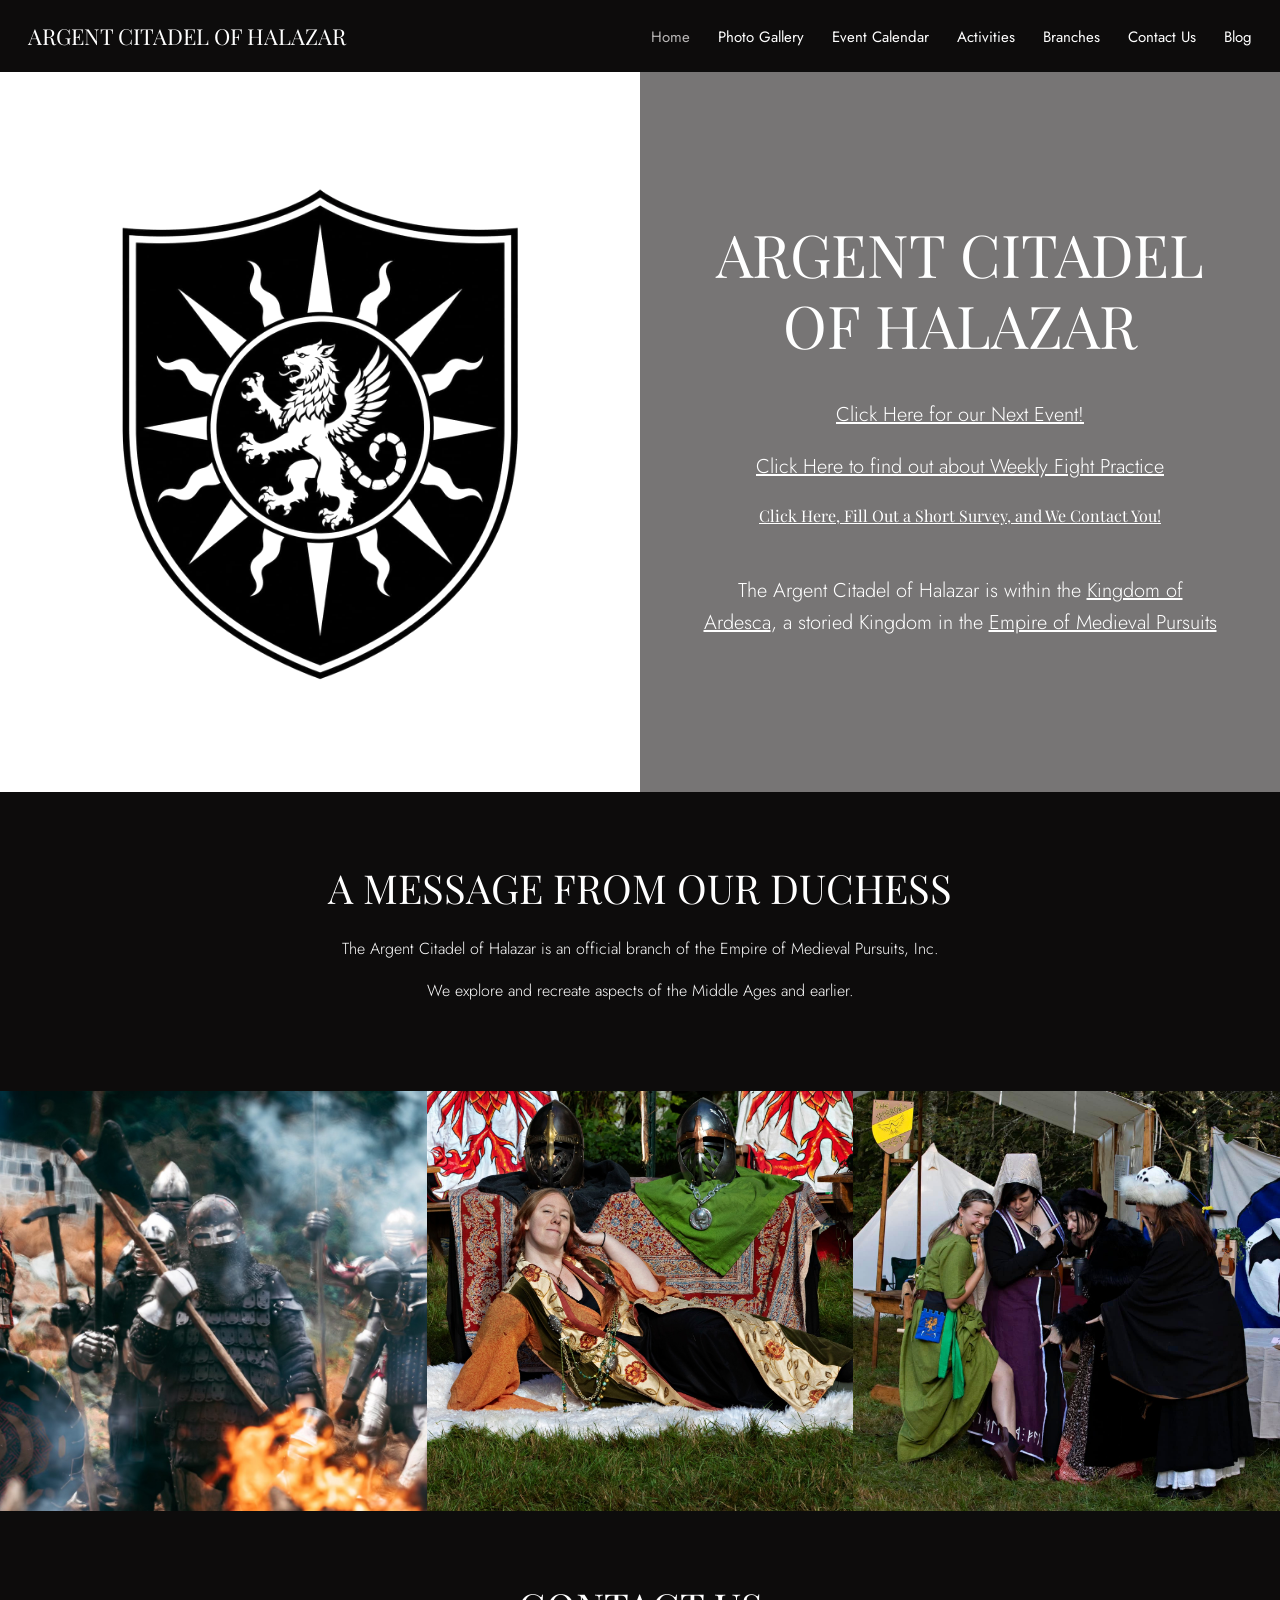
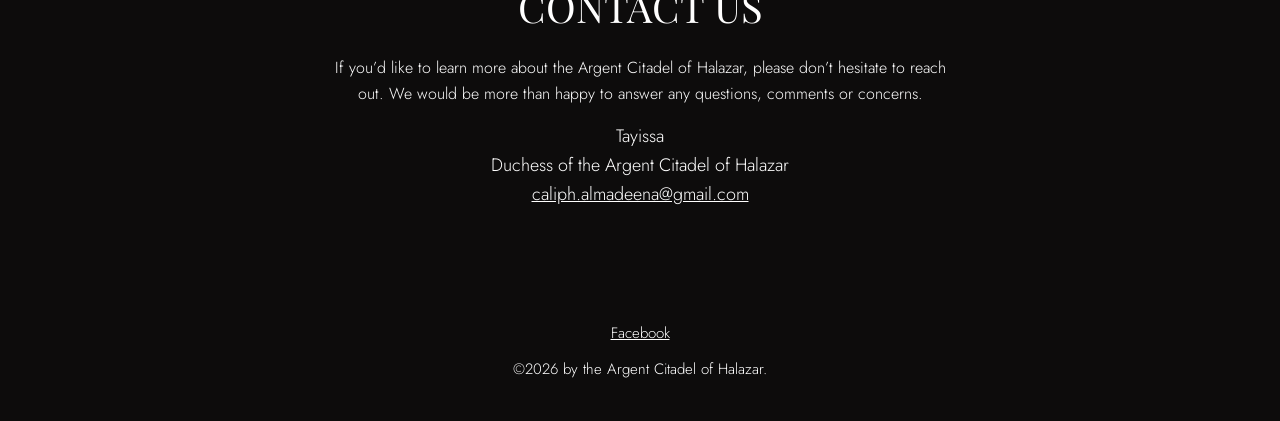
<file: public/index.html>
<!doctype html>
<html lang="en">
<head>
<meta charset="utf-8">
<meta name="viewport" content="width=device-width, initial-scale=1">
<title>Home | Argent Citadel of Halazar</title>
<link rel="icon" href="favicon.ico" sizes="48x48">
<link rel="icon" href="icon-512.png" type="image/png" sizes="512x512">
<link rel="apple-touch-icon" href="apple-touch-icon.png">
<link rel="preconnect" href="https://fonts.googleapis.com">
<link rel="preconnect" href="https://fonts.gstatic.com" crossorigin>
<link href="https://fonts.googleapis.com/css2?family=Jost:wght@300;400&family=Playfair+Display:wght@400;700&display=swap" rel="stylesheet">
<link rel="stylesheet" href="css/style.css">
</head>
<body>
<a class="skip" href="#main">Skip to main content</a>
<header class="site-header">
<a class="brand" href="index.html">ARGENT CITADEL OF HALAZAR</a>
<nav class="site-nav" aria-label="Site"><ul><li><a href="index.html" aria-current="page">Home</a></li><li><a href="gallery.html">Photo Gallery</a></li><li><a href="event-calendar.html">Event Calendar</a></li><li><a href="activities.html">Activities</a></li><li><a href="branches.html">Branches</a></li><li><a href="contact-us.html">Contact Us</a></li><li><a href="blog.html">Blog</a></li></ul></nav>
</header>
<main id="main">
<section class="hero">
<div class="hero-art"><img src="images/halazar-arms.jpg" alt="Argent Citadel of Halazar shield: a white winged lion within a sun on a black field" width="520" height="520"></div>
<div class="hero-panel">
<h1>ARGENT CITADEL<br>OF HALAZAR</h1>
<p><a href="event-calendar.html?next">Click Here for our Next Event!</a></p>
<p><a href="activities.html">Click Here to find out about Weekly Fight Practice</a></p>
<p class="small"><a href="https://docs.google.com/forms/d/e/1FAIpQLScMBe4_bZXqyxHajZR4K_3NEd6ePyOHOSvFkyoGyrnOieHgNw/viewform">Click Here, Fill Out a Short Survey, and We Contact You!</a></p>
<p class="about">The Argent Citadel of Halazar is within the <a href="https://www.kingdomofardesca.org/">Kingdom of Ardesca</a>, a storied Kingdom in the <a href="https://www.empiremp.com/">Empire of Medieval Pursuits</a></p>
</div>
</section>
<section class="band">
<h2>A MESSAGE FROM OUR DUCHESS</h2>
<p>The Argent Citadel of Halazar is an official branch of the Empire of Medieval Pursuits, Inc.</p>
<p>We explore and recreate aspects of the Middle Ages and earlier.</p>
</section>
<div class="strip">
<img src="images/gallery/01.jpg" alt="Argent Citadel of Halazar event photo">
<img src="images/gallery/06.jpg" alt="Argent Citadel of Halazar event photo">
<img src="images/gallery/12.jpg" alt="Argent Citadel of Halazar event photo">
</div>
<section class="band">
<h2>CONTACT US</h2>
<p>If you’d like to learn more about the Argent Citadel of Halazar, please don’t hesitate to reach out. We would be more than happy to answer any questions, comments or concerns.</p>
<p class="person">Tayissa</p>
<p class="person">Duchess of the Argent Citadel of Halazar</p>
<p class="person"><a href="mailto:caliph.almadeena@gmail.com">caliph.almadeena@gmail.com</a></p>
</section>
</main>
<footer class="site-footer">
<a href="https://www.facebook.com/groups/984087021313517">Facebook</a>
<div>©2026 by the Argent Citadel of Halazar.</div>
</footer>
</body>
</html>
</file>
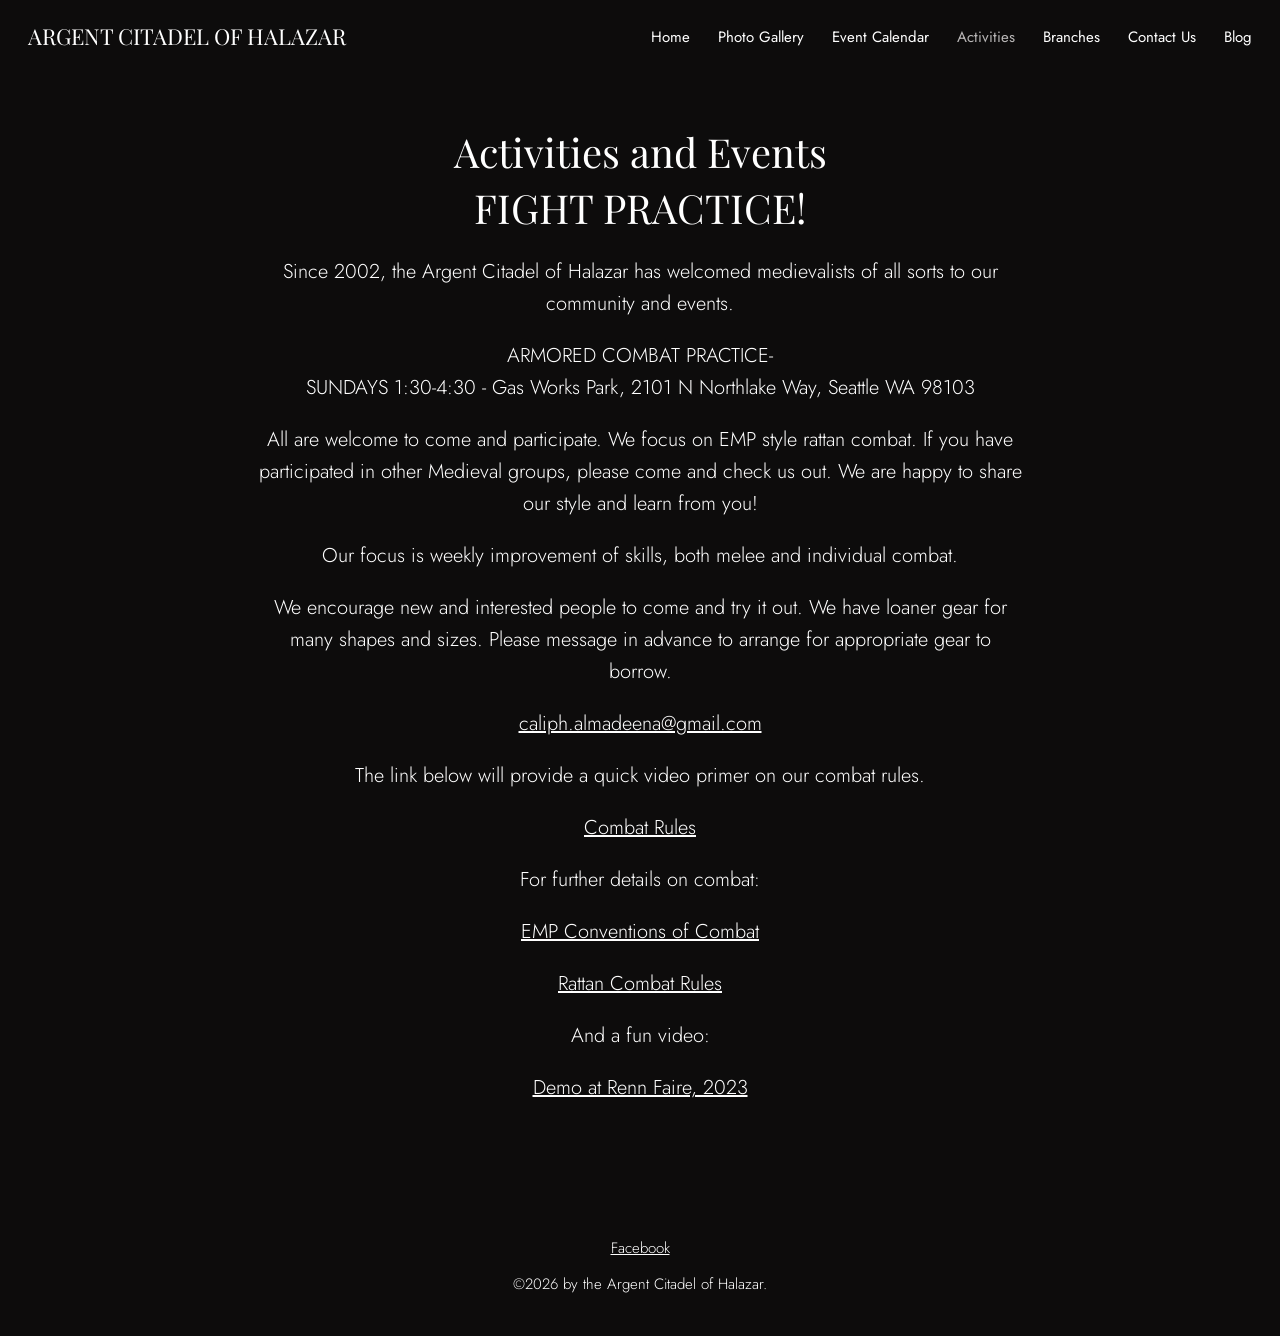
<file: public/activities.html>
<!doctype html>
<html lang="en">
<head>
<meta charset="utf-8">
<meta name="viewport" content="width=device-width, initial-scale=1">
<title>Activities | Argent Citadel of Halazar</title>
<link rel="icon" href="favicon.ico" sizes="48x48">
<link rel="icon" href="icon-512.png" type="image/png" sizes="512x512">
<link rel="apple-touch-icon" href="apple-touch-icon.png">
<link rel="preconnect" href="https://fonts.googleapis.com">
<link rel="preconnect" href="https://fonts.gstatic.com" crossorigin>
<link href="https://fonts.googleapis.com/css2?family=Jost:wght@300;400&family=Playfair+Display:wght@400;700&display=swap" rel="stylesheet">
<link rel="stylesheet" href="css/style.css">
</head>
<body>
<a class="skip" href="#main">Skip to main content</a>
<header class="site-header">
<a class="brand" href="index.html">ARGENT CITADEL OF HALAZAR</a>
<nav class="site-nav" aria-label="Site"><ul><li><a href="index.html">Home</a></li><li><a href="gallery.html">Photo Gallery</a></li><li><a href="event-calendar.html">Event Calendar</a></li><li><a href="activities.html" aria-current="page">Activities</a></li><li><a href="branches.html">Branches</a></li><li><a href="contact-us.html">Contact Us</a></li><li><a href="blog.html">Blog</a></li></ul></nav>
</header>
<main id="main">
<section class="page">
<h1>Activities and Events</h1>
<h2>FIGHT PRACTICE!</h2>
<p>Since 2002, the Argent Citadel of Halazar has welcomed medievalists of all sorts to our community and events.</p>
<p>ARMORED COMBAT PRACTICE-<br>SUNDAYS 1:30-4:30 - Gas Works Park, 2101 N Northlake Way, Seattle WA 98103</p>
<p>All are welcome to come and participate. We focus on EMP style rattan combat. If you have participated in other Medieval groups, please come and check us out. We are happy to share our style and learn from you!</p>
<p>Our focus is weekly improvement of skills, both melee and individual combat.</p>
<p>We encourage new and interested people to come and try it out. We have loaner gear for many shapes and sizes. Please message in advance to arrange for appropriate gear to borrow.</p>
<p><a href="mailto:caliph.almadeena@gmail.com">caliph.almadeena@gmail.com</a></p>
<p>The link below will provide a quick video primer on our combat rules.</p>
<p><a href="https://www.youtube.com/watch?v=8pHxjgKnNJM&amp;t=317s">Combat Rules</a></p>
<p>For further details on combat:</p>
<p><a href="https://static1.squarespace.com/static/650892cf6f7cae29bf249f2a/t/6512469760f72e5f958333a7/1695696535884/EMP_Conventions_of_Combat_v2018.pdf">EMP Conventions of Combat</a></p>
<p><a href="https://static1.squarespace.com/static/650892cf6f7cae29bf249f2a/t/65124716418cdb121f9a6579/1695696662736/EMP_Rattan_Rules_2021+%281%29.pdf">Rattan Combat Rules</a></p>
<p>And a fun video:</p>
<p><a href="https://youtu.be/mA053-oV0ro?si=hqoV8aCFEItXlbfa">Demo at Renn Faire, 2023</a></p>
</section>
</main>
<footer class="site-footer">
<a href="https://www.facebook.com/groups/984087021313517">Facebook</a>
<div>©2026 by the Argent Citadel of Halazar.</div>
</footer>
</body>
</html>
</file>
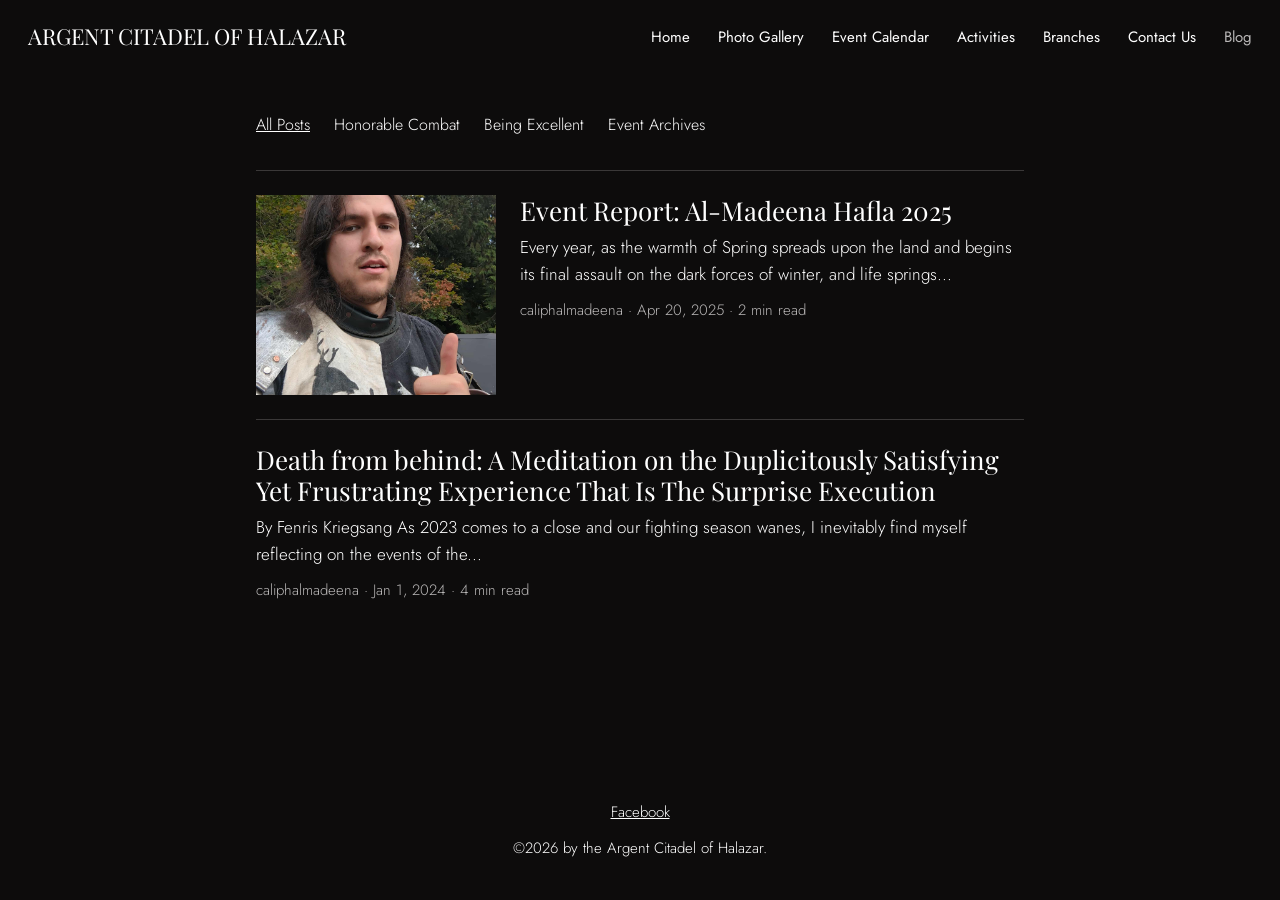
<file: public/blog.html>
<!doctype html>
<html lang="en">
<head>
<meta charset="utf-8">
<meta name="viewport" content="width=device-width, initial-scale=1">
<title>Blog | Argent Citadel of Halazar</title>
<link rel="icon" href="favicon.ico" sizes="48x48">
<link rel="icon" href="icon-512.png" type="image/png" sizes="512x512">
<link rel="apple-touch-icon" href="apple-touch-icon.png">
<link rel="preconnect" href="https://fonts.googleapis.com">
<link rel="preconnect" href="https://fonts.gstatic.com" crossorigin>
<link href="https://fonts.googleapis.com/css2?family=Jost:wght@300;400&family=Playfair+Display:wght@400;700&display=swap" rel="stylesheet">
<link rel="stylesheet" href="css/style.css">
</head>
<body>
<a class="skip" href="#main">Skip to main content</a>
<header class="site-header">
<a class="brand" href="index.html">ARGENT CITADEL OF HALAZAR</a>
<nav class="site-nav" aria-label="Site"><ul><li><a href="index.html">Home</a></li><li><a href="gallery.html">Photo Gallery</a></li><li><a href="event-calendar.html">Event Calendar</a></li><li><a href="activities.html">Activities</a></li><li><a href="branches.html">Branches</a></li><li><a href="contact-us.html">Contact Us</a></li><li><a href="blog.html" aria-current="page">Blog</a></li></ul></nav>
</header>
<main id="main">
<section class="blog">
<ul class="blog-cats">
<li><a href="#">All Posts</a></li>
<li><a href="#honorable-combat">Honorable Combat</a></li>
<li><a href="#being-excellent">Being Excellent</a></li>
<li><a href="#event-archives">Event Archives</a></li>
</ul>
<article class="post-card" data-category="event-archives">
<a href="posts/event-report-al-madeena-hafla-2025.html"><img src="images/blog/therin.jpg" alt="Squire Therin, winner of the Egghead Tournament"></a>
<div>
<h2><a href="posts/event-report-al-madeena-hafla-2025.html">Event Report: Al-Madeena Hafla 2025</a></h2>
<p>Every year, as the warmth of Spring spreads upon the land and begins its final assault on the dark forces of winter, and life springs...</p>
<div class="post-meta">caliphalmadeena · Apr 20, 2025 · 2 min read</div>
</div>
</article>
<article class="post-card no-image" data-category="being-excellent">
<div>
<h2><a href="posts/death-from-behind.html">Death from behind: A Meditation on the Duplicitously Satisfying Yet Frustrating Experience That Is The Surprise Execution</a></h2>
<p>By Fenris Kriegsang As 2023 comes to a close and our fighting season wanes, I inevitably find myself reflecting on the events of the...</p>
<div class="post-meta">caliphalmadeena · Jan 1, 2024 · 4 min read</div>
</div>
</article>
<p id="no-posts" hidden>No posts in this category yet.</p>
</section>
</main>
<footer class="site-footer">
<a href="https://www.facebook.com/groups/984087021313517">Facebook</a>
<div>©2026 by the Argent Citadel of Halazar.</div>
</footer>
<script src="js/blog.js"></script>
</body>
</html>
</file>
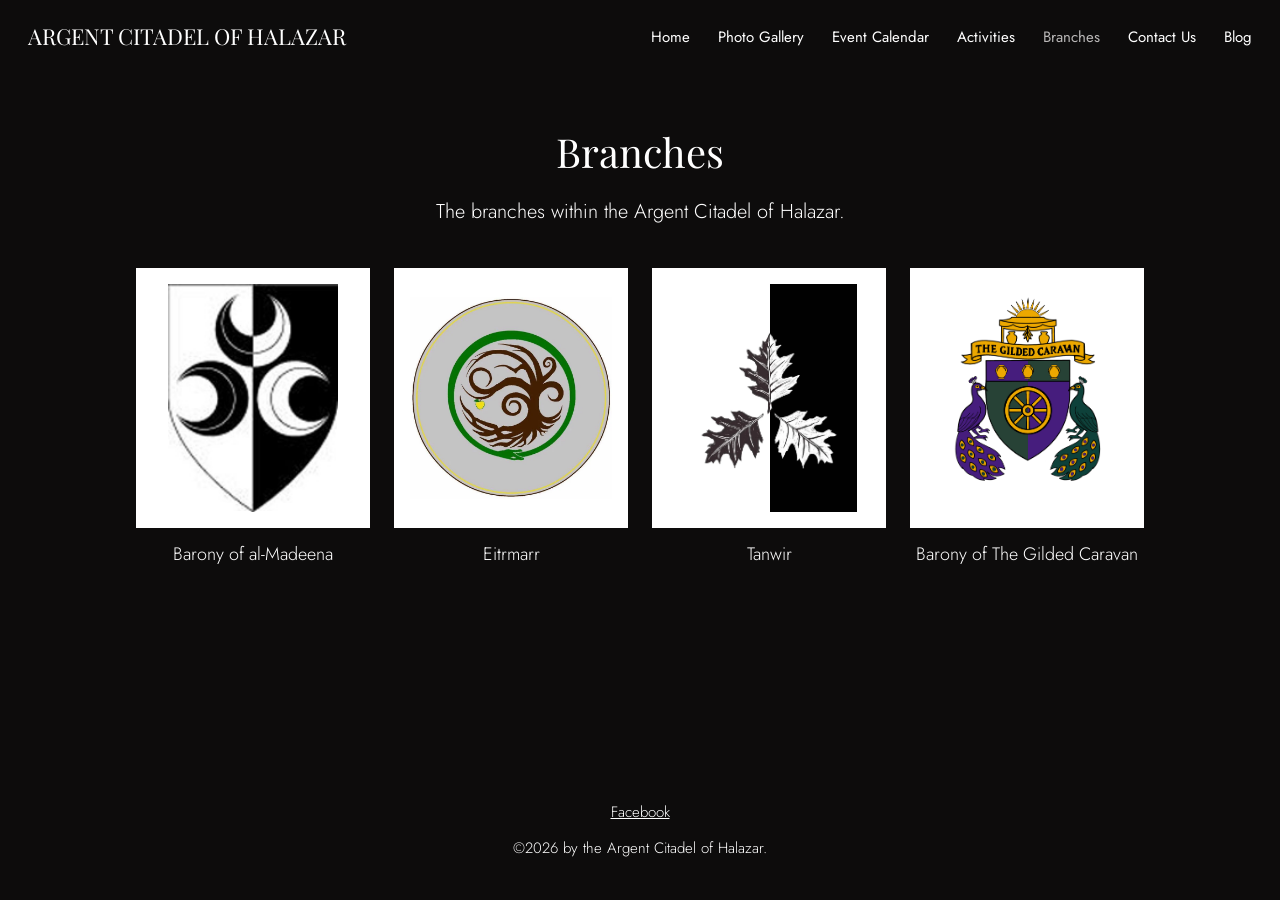
<file: public/branches.html>
<!doctype html>
<html lang="en">
<head>
<meta charset="utf-8">
<meta name="viewport" content="width=device-width, initial-scale=1">
<title>Branches | Argent Citadel of Halazar</title>
<link rel="icon" href="favicon.ico" sizes="48x48">
<link rel="icon" href="icon-512.png" type="image/png" sizes="512x512">
<link rel="apple-touch-icon" href="apple-touch-icon.png">
<link rel="preconnect" href="https://fonts.googleapis.com">
<link rel="preconnect" href="https://fonts.gstatic.com" crossorigin>
<link href="https://fonts.googleapis.com/css2?family=Jost:wght@300;400&family=Playfair+Display:wght@400;700&display=swap" rel="stylesheet">
<link rel="stylesheet" href="css/style.css">
</head>
<body>
<a class="skip" href="#main">Skip to main content</a>
<header class="site-header">
<a class="brand" href="index.html">ARGENT CITADEL OF HALAZAR</a>
<nav class="site-nav" aria-label="Site"><ul><li><a href="index.html">Home</a></li><li><a href="gallery.html">Photo Gallery</a></li><li><a href="event-calendar.html">Event Calendar</a></li><li><a href="activities.html">Activities</a></li><li><a href="branches.html" aria-current="page">Branches</a></li><li><a href="contact-us.html">Contact Us</a></li><li><a href="blog.html">Blog</a></li></ul></nav>
</header>
<main id="main">
<section class="branches">
<h1>Branches</h1>
<p>The branches within the Argent Citadel of Halazar.</p>
<ul class="branch-grid">
<li><a href="https://www.kingdomofardesca.org/almadeena"><span class="branch-icon"><img src="images/branches/al-madeena.png" alt=""></span>Barony of al-Madeena</a></li>
<li><a href="https://www.kingdomofardesca.org/eitrmarr"><span class="branch-icon"><img src="images/branches/eitrmarr.jpg" alt=""></span>Eitrmarr</a></li>
<li><a href="https://www.kingdomofardesca.org/tanwir"><span class="branch-icon"><img src="images/branches/tanwir.jpg" alt=""></span>Tanwir</a></li>
<li><a href="https://www.kingdomofardesca.org/the-gilded-caravan"><span class="branch-icon"><img src="images/branches/gilded-caravan.jpg" alt=""></span>Barony of The Gilded Caravan</a></li>
</ul>
</section>
</main>
<footer class="site-footer">
<a href="https://www.facebook.com/groups/984087021313517">Facebook</a>
<div>©2026 by the Argent Citadel of Halazar.</div>
</footer>
</body>
</html>
</file>
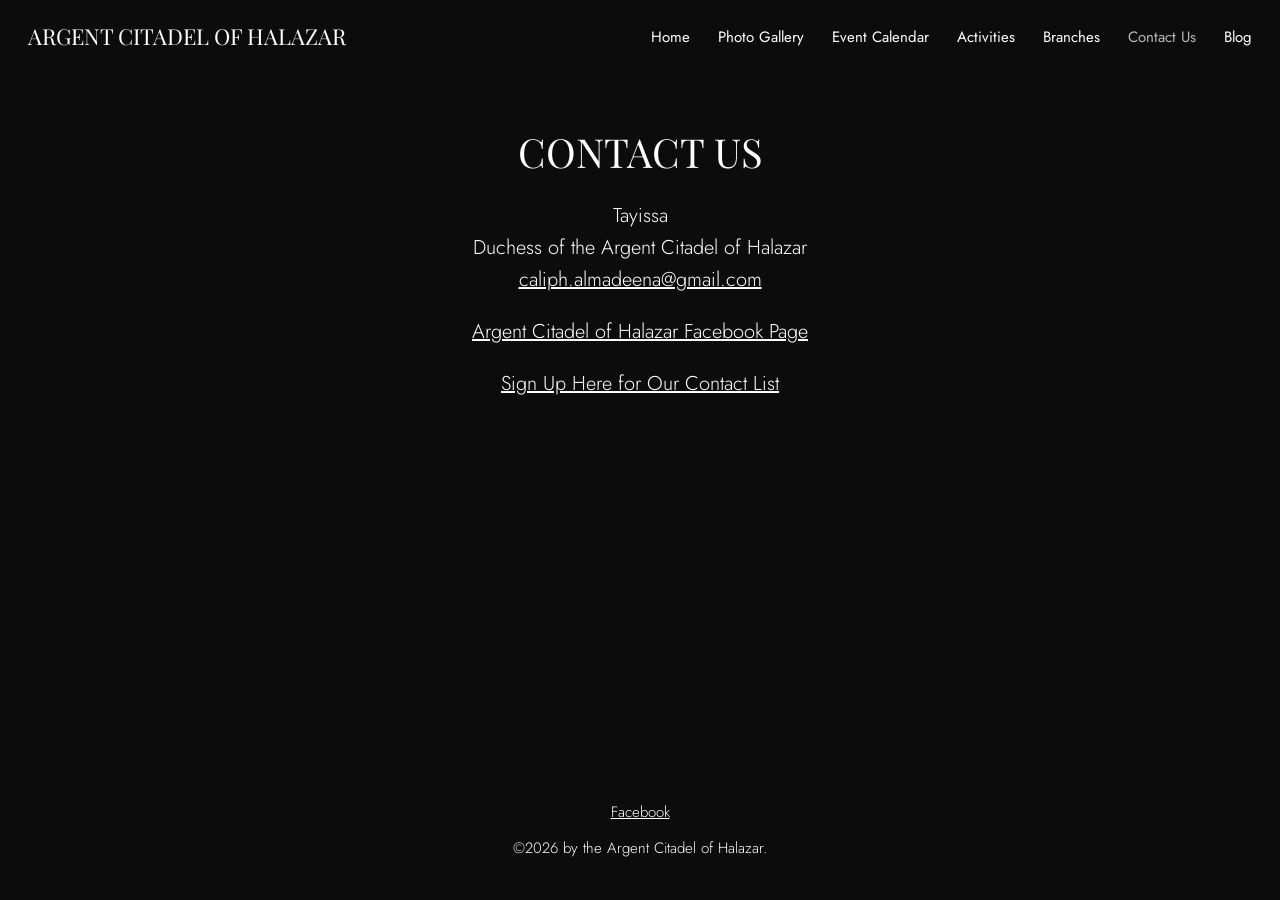
<file: public/contact-us.html>
<!doctype html>
<html lang="en">
<head>
<meta charset="utf-8">
<meta name="viewport" content="width=device-width, initial-scale=1">
<title>Contact Us | Argent Citadel of Halazar</title>
<link rel="icon" href="favicon.ico" sizes="48x48">
<link rel="icon" href="icon-512.png" type="image/png" sizes="512x512">
<link rel="apple-touch-icon" href="apple-touch-icon.png">
<link rel="preconnect" href="https://fonts.googleapis.com">
<link rel="preconnect" href="https://fonts.gstatic.com" crossorigin>
<link href="https://fonts.googleapis.com/css2?family=Jost:wght@300;400&family=Playfair+Display:wght@400;700&display=swap" rel="stylesheet">
<link rel="stylesheet" href="css/style.css">
</head>
<body>
<a class="skip" href="#main">Skip to main content</a>
<header class="site-header">
<a class="brand" href="index.html">ARGENT CITADEL OF HALAZAR</a>
<nav class="site-nav" aria-label="Site"><ul><li><a href="index.html">Home</a></li><li><a href="gallery.html">Photo Gallery</a></li><li><a href="event-calendar.html">Event Calendar</a></li><li><a href="activities.html">Activities</a></li><li><a href="branches.html">Branches</a></li><li><a href="contact-us.html" aria-current="page">Contact Us</a></li><li><a href="blog.html">Blog</a></li></ul></nav>
</header>
<main id="main">
<section class="page">
<h2>CONTACT US</h2>
<p>Tayissa<br>Duchess of the Argent Citadel of Halazar<br><a href="mailto:caliph.almadeena@gmail.com">caliph.almadeena@gmail.com</a></p>
<p><a href="https://www.facebook.com/groups/984087021313517">Argent Citadel of Halazar Facebook Page</a></p>
<p><a href="https://docs.google.com/forms/d/e/1FAIpQLScMBe4_bZXqyxHajZR4K_3NEd6ePyOHOSvFkyoGyrnOieHgNw/viewform">Sign Up Here for Our Contact List</a></p>
</section>
</main>
<footer class="site-footer">
<a href="https://www.facebook.com/groups/984087021313517">Facebook</a>
<div>©2026 by the Argent Citadel of Halazar.</div>
</footer>
</body>
</html>
</file>
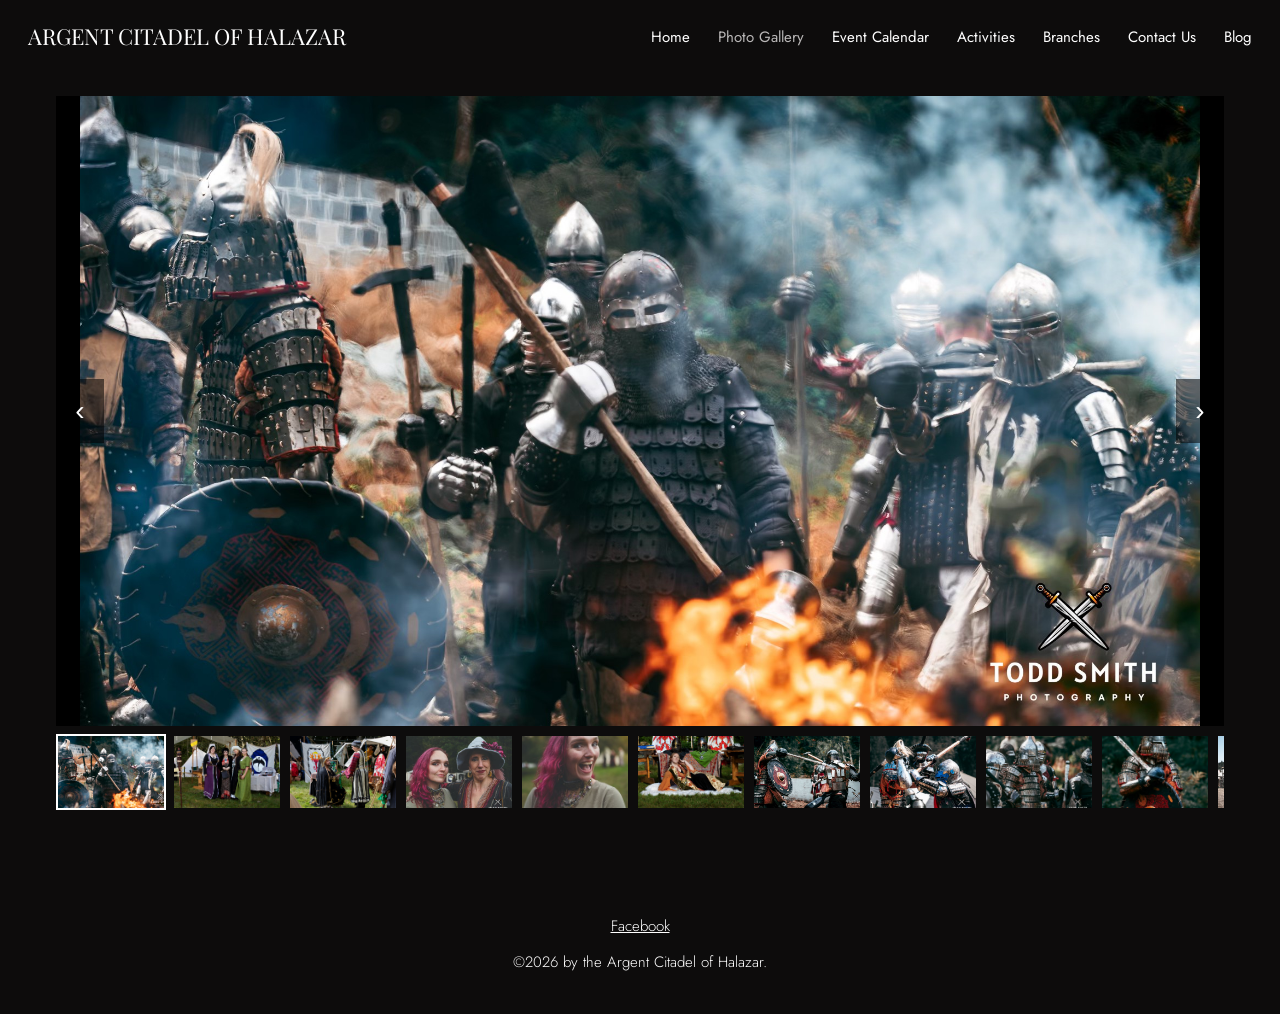
<file: public/gallery.html>
<!doctype html>
<html lang="en">
<head>
<meta charset="utf-8">
<meta name="viewport" content="width=device-width, initial-scale=1">
<title>Gallery | Argent Citadel of Halazar</title>
<link rel="icon" href="favicon.ico" sizes="48x48">
<link rel="icon" href="icon-512.png" type="image/png" sizes="512x512">
<link rel="apple-touch-icon" href="apple-touch-icon.png">
<link rel="preconnect" href="https://fonts.googleapis.com">
<link rel="preconnect" href="https://fonts.gstatic.com" crossorigin>
<link href="https://fonts.googleapis.com/css2?family=Jost:wght@300;400&family=Playfair+Display:wght@400;700&display=swap" rel="stylesheet">
<link rel="stylesheet" href="css/style.css">
</head>
<body>
<a class="skip" href="#main">Skip to main content</a>
<header class="site-header">
<a class="brand" href="index.html">ARGENT CITADEL OF HALAZAR</a>
<nav class="site-nav" aria-label="Site"><ul><li><a href="index.html">Home</a></li><li><a href="gallery.html" aria-current="page">Photo Gallery</a></li><li><a href="event-calendar.html">Event Calendar</a></li><li><a href="activities.html">Activities</a></li><li><a href="branches.html">Branches</a></li><li><a href="contact-us.html">Contact Us</a></li><li><a href="blog.html">Blog</a></li></ul></nav>
</header>
<main id="main">
<section class="gallery">
<div class="gallery-stage">
<img id="gallery-main" src="images/gallery/01.jpg" alt="Argent Citadel of Halazar event photo 1">
<button type="button" class="gallery-prev" aria-label="Previous photo">‹</button>
<button type="button" class="gallery-next" aria-label="Next photo">›</button>
</div>
<div class="gallery-thumbs">
<button type="button" aria-current="true" aria-label="Show photo 1"><img src="images/gallery/01.jpg" alt="Argent Citadel of Halazar event photo 1" loading="lazy"></button>
<button type="button" aria-label="Show photo 2"><img src="images/gallery/02.jpg" alt="Argent Citadel of Halazar event photo 2" loading="lazy"></button>
<button type="button" aria-label="Show photo 3"><img src="images/gallery/03.jpg" alt="Argent Citadel of Halazar event photo 3" loading="lazy"></button>
<button type="button" aria-label="Show photo 4"><img src="images/gallery/04.jpg" alt="Argent Citadel of Halazar event photo 4" loading="lazy"></button>
<button type="button" aria-label="Show photo 5"><img src="images/gallery/05.jpg" alt="Argent Citadel of Halazar event photo 5" loading="lazy"></button>
<button type="button" aria-label="Show photo 6"><img src="images/gallery/06.jpg" alt="Argent Citadel of Halazar event photo 6" loading="lazy"></button>
<button type="button" aria-label="Show photo 7"><img src="images/gallery/07.jpg" alt="Argent Citadel of Halazar event photo 7" loading="lazy"></button>
<button type="button" aria-label="Show photo 8"><img src="images/gallery/08.jpg" alt="Argent Citadel of Halazar event photo 8" loading="lazy"></button>
<button type="button" aria-label="Show photo 9"><img src="images/gallery/09.jpg" alt="Argent Citadel of Halazar event photo 9" loading="lazy"></button>
<button type="button" aria-label="Show photo 10"><img src="images/gallery/10.jpg" alt="Argent Citadel of Halazar event photo 10" loading="lazy"></button>
<button type="button" aria-label="Show photo 11"><img src="images/gallery/11.jpg" alt="Argent Citadel of Halazar event photo 11" loading="lazy"></button>
<button type="button" aria-label="Show photo 12"><img src="images/gallery/12.jpg" alt="Argent Citadel of Halazar event photo 12" loading="lazy"></button>
<button type="button" aria-label="Show photo 13"><img src="images/gallery/13.jpg" alt="Argent Citadel of Halazar event photo 13" loading="lazy"></button>
<button type="button" aria-label="Show photo 14"><img src="images/gallery/14.jpg" alt="Argent Citadel of Halazar event photo 14" loading="lazy"></button>
<button type="button" aria-label="Show photo 15"><img src="images/gallery/15.jpg" alt="Argent Citadel of Halazar event photo 15" loading="lazy"></button>
<button type="button" aria-label="Show photo 16"><img src="images/gallery/16.jpg" alt="Argent Citadel of Halazar event photo 16" loading="lazy"></button>
<button type="button" aria-label="Show photo 17"><img src="images/gallery/17.jpg" alt="Argent Citadel of Halazar event photo 17" loading="lazy"></button>
<button type="button" aria-label="Show photo 18"><img src="images/gallery/18.jpg" alt="Argent Citadel of Halazar event photo 18" loading="lazy"></button>
<button type="button" aria-label="Show photo 19"><img src="images/gallery/19.jpg" alt="Argent Citadel of Halazar event photo 19" loading="lazy"></button>
<button type="button" aria-label="Show photo 20"><img src="images/gallery/20.jpg" alt="Argent Citadel of Halazar event photo 20" loading="lazy"></button>
<button type="button" aria-label="Show photo 21"><img src="images/gallery/21.jpg" alt="Argent Citadel of Halazar event photo 21" loading="lazy"></button>
<button type="button" aria-label="Show photo 22"><img src="images/gallery/22.jpg" alt="Argent Citadel of Halazar event photo 22" loading="lazy"></button>
<button type="button" aria-label="Show photo 23"><img src="images/gallery/23.jpg" alt="Argent Citadel of Halazar event photo 23" loading="lazy"></button>
<button type="button" aria-label="Show photo 24"><img src="images/gallery/24.jpg" alt="Argent Citadel of Halazar event photo 24" loading="lazy"></button>
<button type="button" aria-label="Show photo 25"><img src="images/gallery/25.jpg" alt="Argent Citadel of Halazar event photo 25" loading="lazy"></button>
</div>
</section>
</main>
<footer class="site-footer">
<a href="https://www.facebook.com/groups/984087021313517">Facebook</a>
<div>©2026 by the Argent Citadel of Halazar.</div>
</footer>
<script src="js/gallery.js"></script>
</body>
</html>
</file>
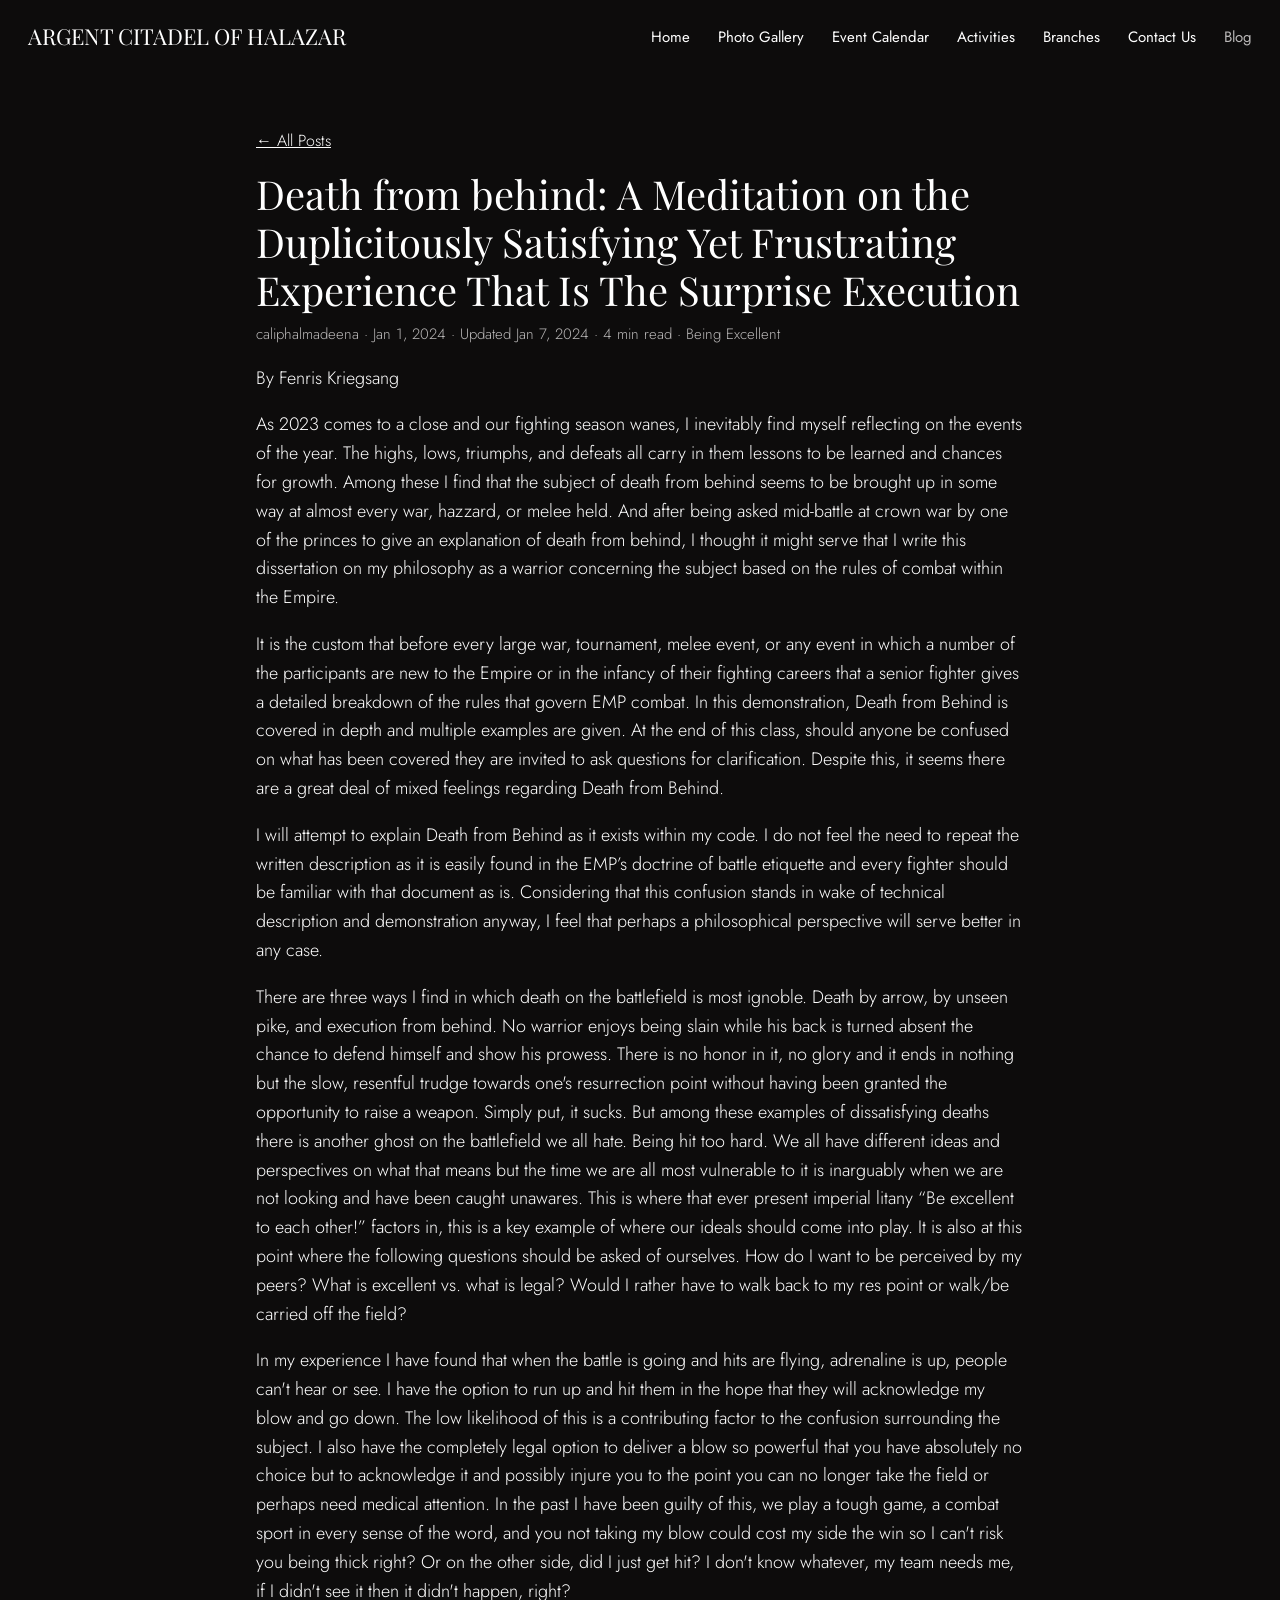
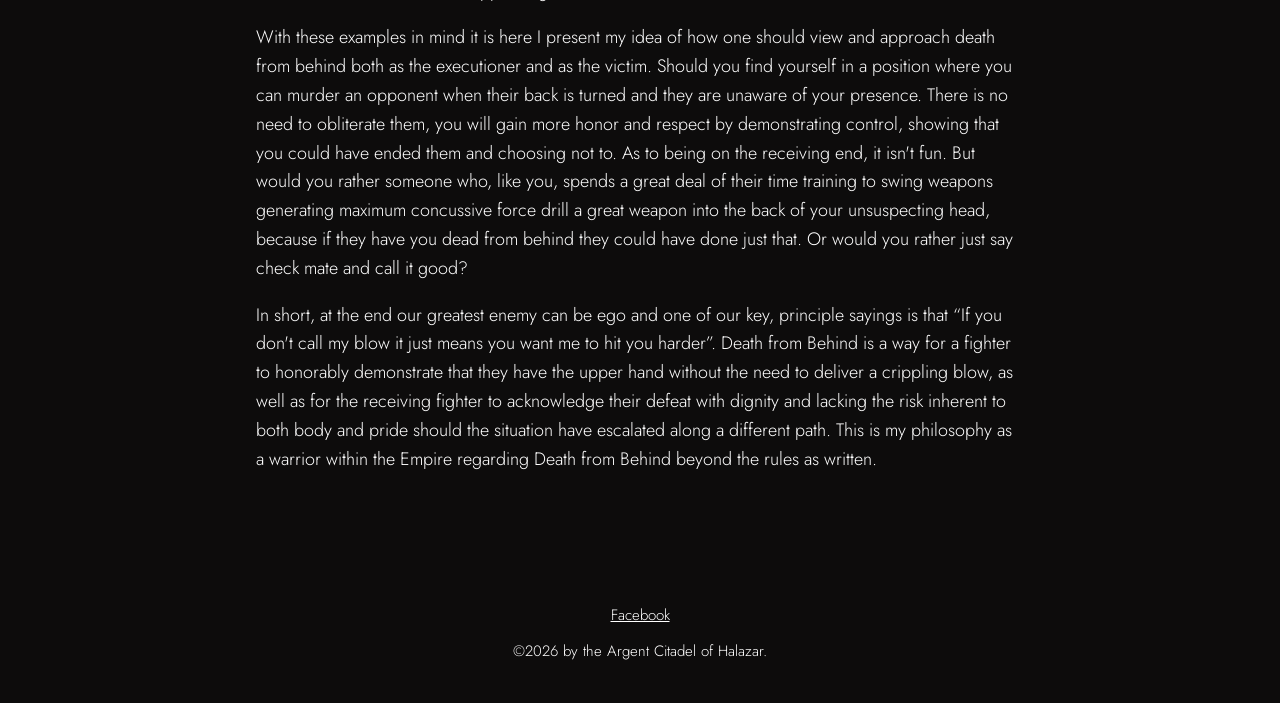
<file: public/posts/death-from-behind.html>
<!doctype html>
<html lang="en">
<head>
<meta charset="utf-8">
<meta name="viewport" content="width=device-width, initial-scale=1">
<title>Death from behind: A Meditation on the Duplicitously Satisfying Yet Frustrating Experience That Is The Surprise Execution | Argent Citadel of Halazar</title>
<link rel="icon" href="../favicon.ico" sizes="48x48">
<link rel="icon" href="../icon-512.png" type="image/png" sizes="512x512">
<link rel="apple-touch-icon" href="../apple-touch-icon.png">
<link rel="preconnect" href="https://fonts.googleapis.com">
<link rel="preconnect" href="https://fonts.gstatic.com" crossorigin>
<link href="https://fonts.googleapis.com/css2?family=Jost:wght@300;400&family=Playfair+Display:wght@400;700&display=swap" rel="stylesheet">
<link rel="stylesheet" href="../css/style.css">
</head>
<body>
<a class="skip" href="#main">Skip to main content</a>
<header class="site-header">
<a class="brand" href="../index.html">ARGENT CITADEL OF HALAZAR</a>
<nav class="site-nav" aria-label="Site"><ul><li><a href="../index.html">Home</a></li><li><a href="../gallery.html">Photo Gallery</a></li><li><a href="../event-calendar.html">Event Calendar</a></li><li><a href="../activities.html">Activities</a></li><li><a href="../branches.html">Branches</a></li><li><a href="../contact-us.html">Contact Us</a></li><li><a href="../blog.html" aria-current="page">Blog</a></li></ul></nav>
</header>
<main id="main">
<article class="blog post">
<p class="back"><a href="../blog.html">← All Posts</a></p>
<h1>Death from behind: A Meditation on the Duplicitously Satisfying Yet Frustrating Experience That Is The Surprise Execution</h1>
<div class="post-meta">caliphalmadeena · Jan 1, 2024 · Updated Jan 7, 2024 · 4 min read · Being Excellent</div>
<p>By Fenris Kriegsang</p>
<p>As 2023 comes to a close and our fighting season wanes, I inevitably find myself reflecting on the events of the year. The highs, lows, triumphs, and defeats all carry in them lessons to be learned and chances for growth. Among these I find that the subject of death from behind seems to be brought up in some way at almost every war, hazzard, or melee held. And after being asked mid-battle at crown war by one of the princes to give an explanation of death from behind, I thought it might serve that I write this dissertation on my philosophy as a warrior concerning the subject based on the rules of combat within the Empire.</p>
<p>It is the custom that before every large war, tournament, melee event, or any event in which a number of the participants are new to the Empire or in the infancy of their fighting careers that a senior fighter gives a detailed breakdown of the rules that govern EMP combat. In this demonstration, Death from Behind is covered in depth and multiple examples are given. At the end of this class, should anyone be confused on what has been covered they are invited to ask questions for clarification. Despite this, it seems there are a great deal of mixed feelings regarding Death from Behind.</p>
<p>I will attempt to explain Death from Behind as it exists within my code. I do not feel the need to repeat the written description as it is easily found in the EMP’s doctrine of battle etiquette and every fighter should be familiar with that document as is. Considering that this confusion stands in wake of technical description and demonstration anyway, I feel that perhaps a philosophical perspective will serve better in any case.</p>
<p>There are three ways I find in which death on the battlefield is most ignoble. Death by arrow, by unseen pike, and execution from behind. No warrior enjoys being slain while his back is turned absent the chance to defend himself and show his prowess. There is no honor in it, no glory and it ends in nothing but the slow, resentful trudge towards one&#x27;s resurrection point without having been granted the opportunity to raise a weapon. Simply put, it sucks. But among these examples of dissatisfying deaths there is another ghost on the battlefield we all hate. Being hit too hard. We all have different ideas and perspectives on what that means but the time we are all most vulnerable to it is inarguably when we are not looking and have been caught unawares. This is where that ever present imperial litany “Be excellent to each other!” factors in, this is a key example of where our ideals should come into play. It is also at this point where the following questions should be asked of ourselves. How do I want to be perceived by my peers? What is excellent vs. what is legal? Would I rather have to walk back to my res point or walk/be carried off the field?</p>
<p>In my experience I have found that when the battle is going and hits are flying, adrenaline is up, people can&#x27;t hear or see. I have the option to run up and hit them in the hope that they will acknowledge my blow and go down. The low likelihood of this is a contributing factor to the confusion surrounding the subject. I also have the completely legal option to deliver a blow so powerful that you have absolutely no choice but to acknowledge it and possibly injure you to the point you can no longer take the field or perhaps need medical attention. In the past I have been guilty of this, we play a tough game, a combat sport in every sense of the word, and you not taking my blow could cost my side the win so I can&#x27;t risk you being thick right? Or on the other side, did I just get hit? I don&#x27;t know whatever, my team needs me, if I didn&#x27;t see it then it didn&#x27;t happen, right?</p>
<p>With these examples in mind it is here I present my idea of how one should view and approach death from behind both as the executioner and as the victim. Should you find yourself in a position where you can murder an opponent when their back is turned and they are unaware of your presence. There is no need to obliterate them, you will gain more honor and respect by demonstrating control, showing that you could have ended them and choosing not to. As to being on the receiving end, it isn&#x27;t fun. But would you rather someone who, like you, spends a great deal of their time training to swing weapons generating maximum concussive force drill a great weapon into the back of your unsuspecting head, because if they have you dead from behind they could have done just that. Or would you rather just say check mate and call it good?</p>
<p>In short, at the end our greatest enemy can be ego and one of our key, principle sayings is that “If you don&#x27;t call my blow it just means you want me to hit you harder”. Death from Behind is a way for a fighter to honorably demonstrate that they have the upper hand without the need to deliver a crippling blow, as well as for the receiving fighter to acknowledge their defeat with dignity and lacking the risk inherent to both body and pride should the situation have escalated along a different path. This is my philosophy as a warrior within the Empire regarding Death from Behind beyond the rules as written.</p>
</article>
</main>
<footer class="site-footer">
<a href="https://www.facebook.com/groups/984087021313517">Facebook</a>
<div>©2026 by the Argent Citadel of Halazar.</div>
</footer>
</body>
</html>
</file>
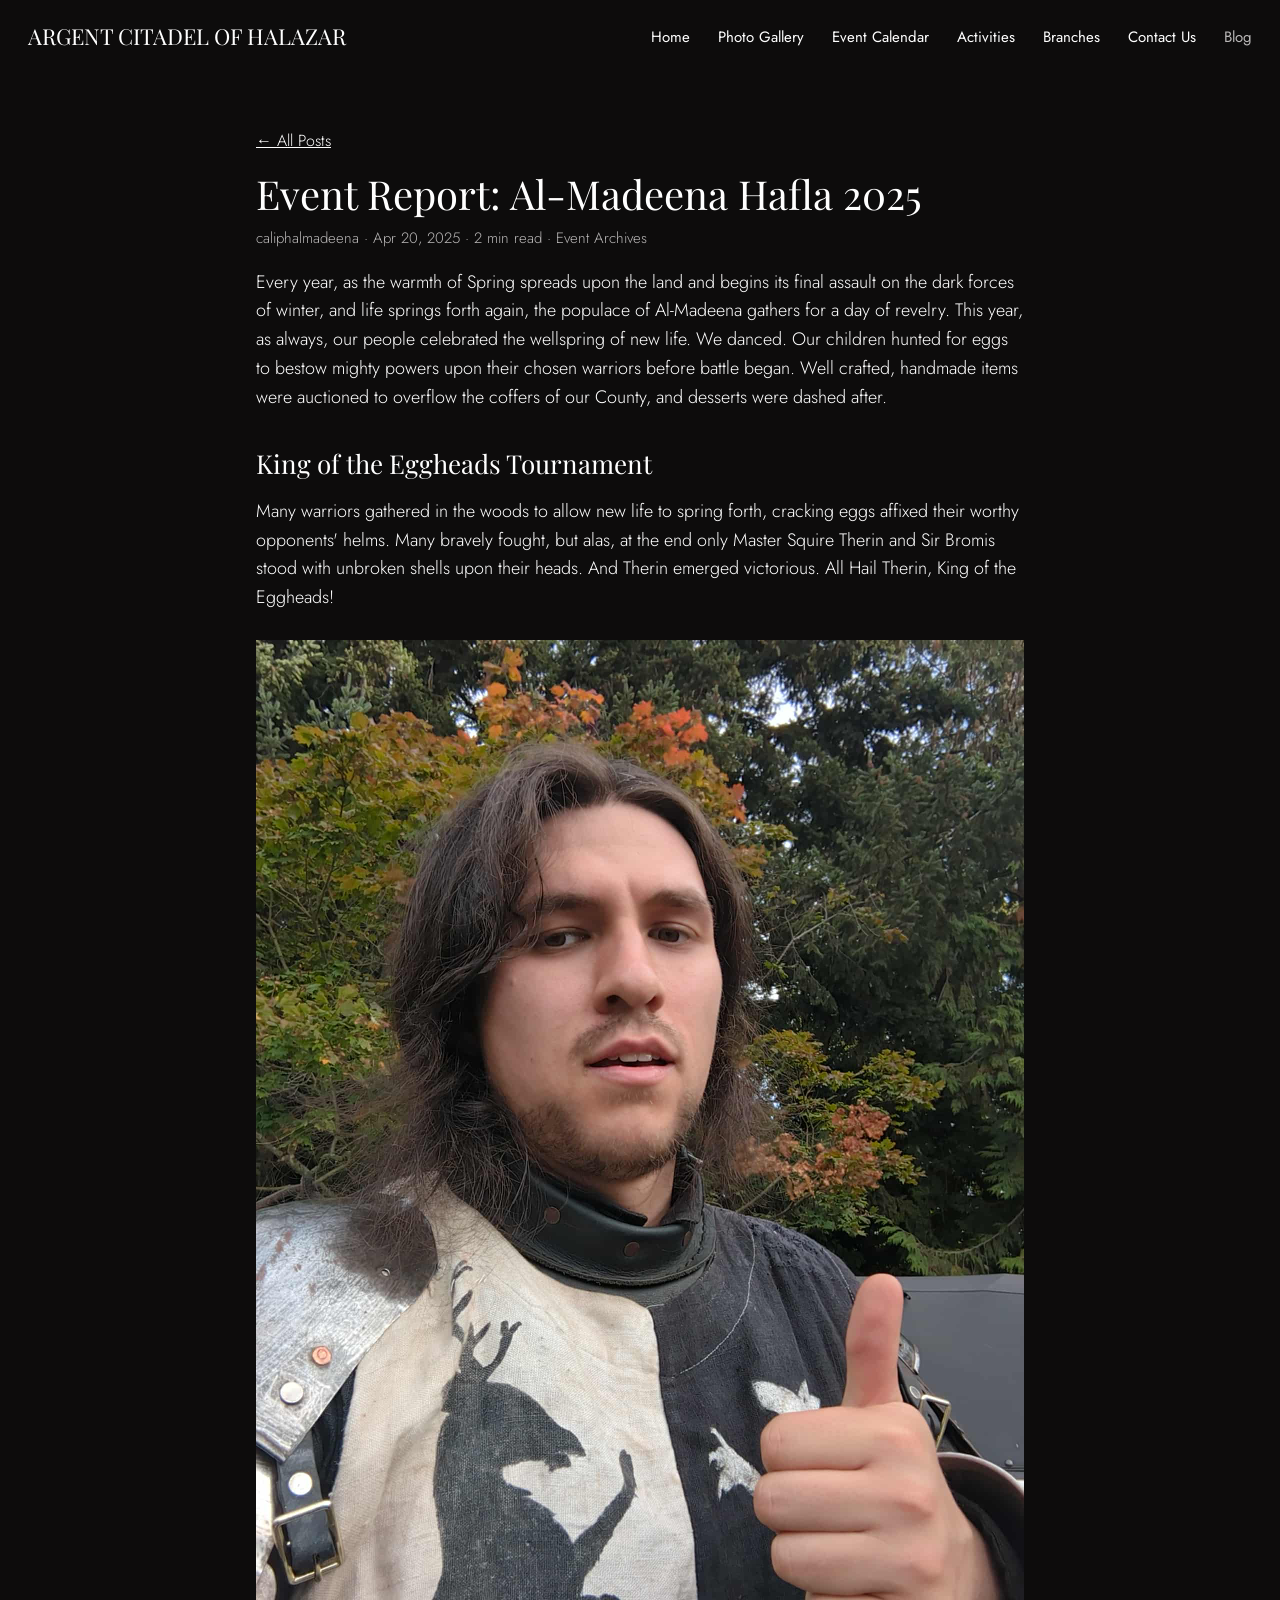
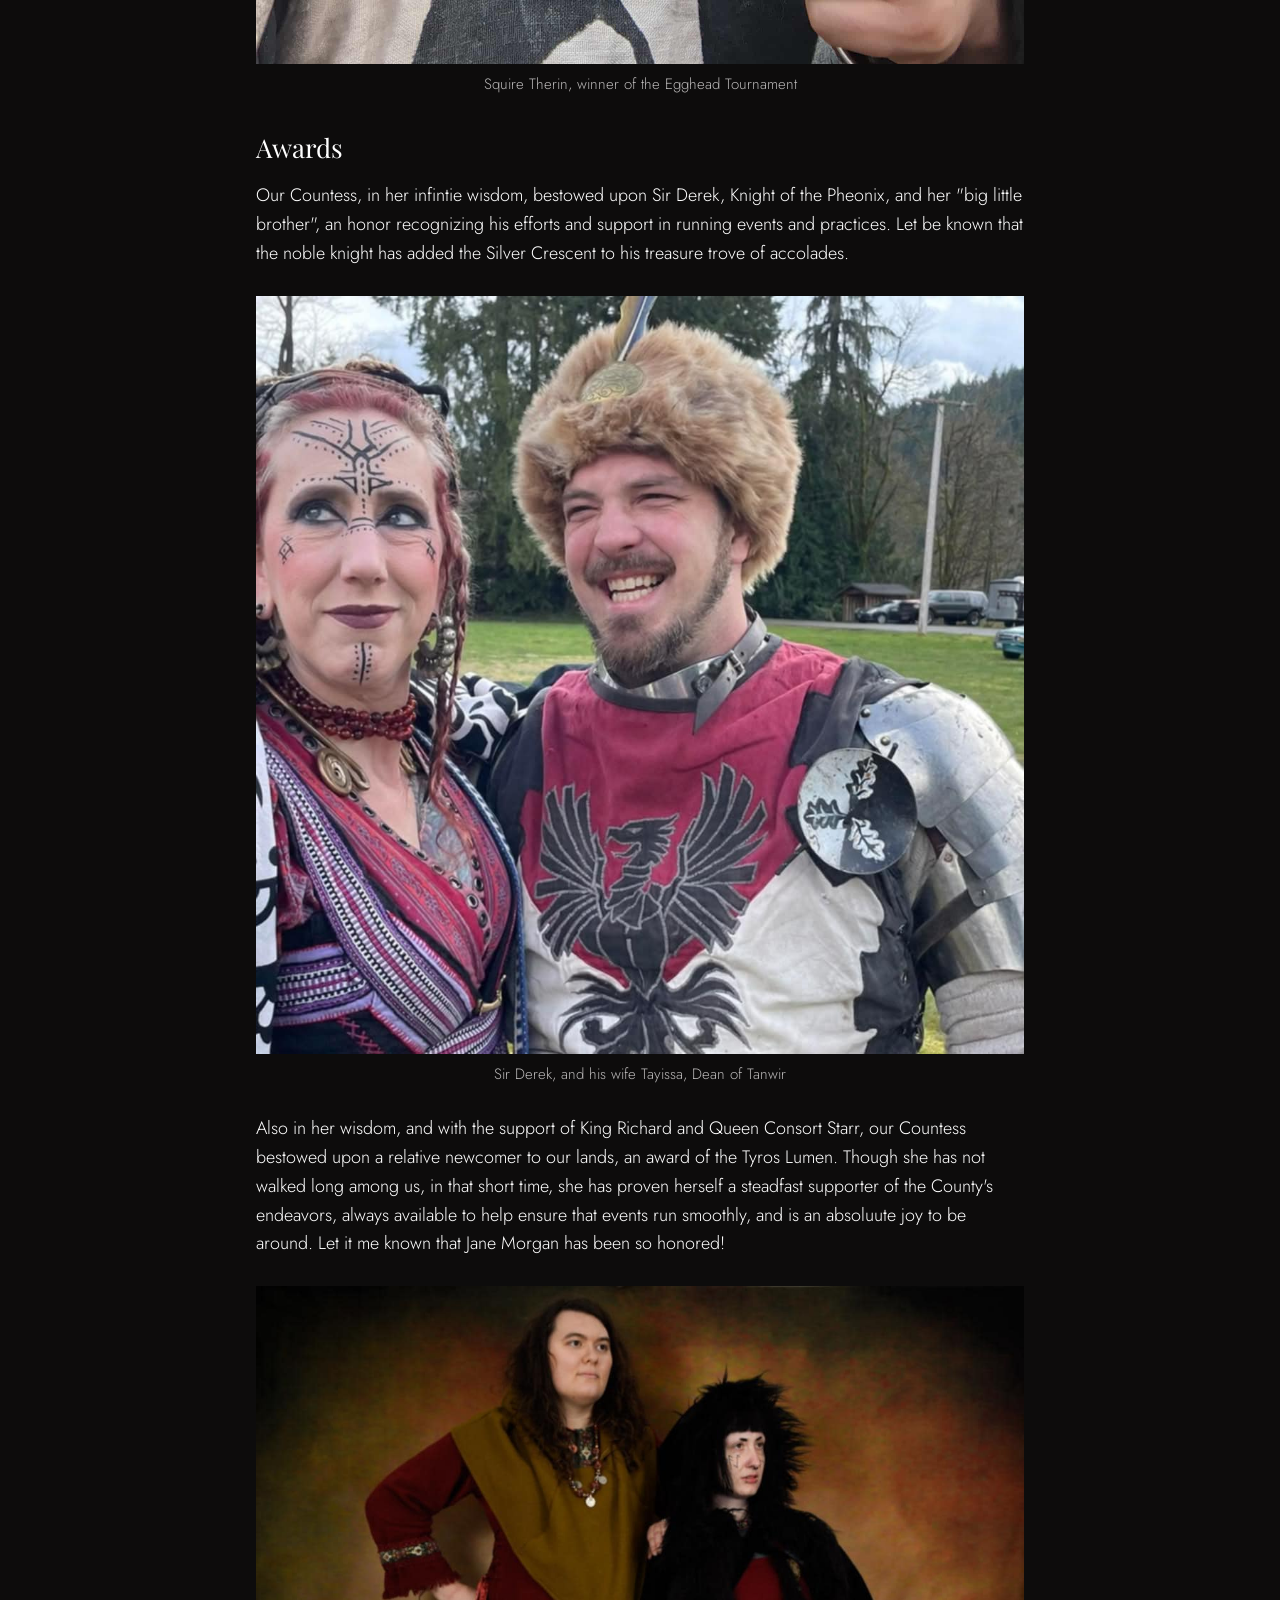
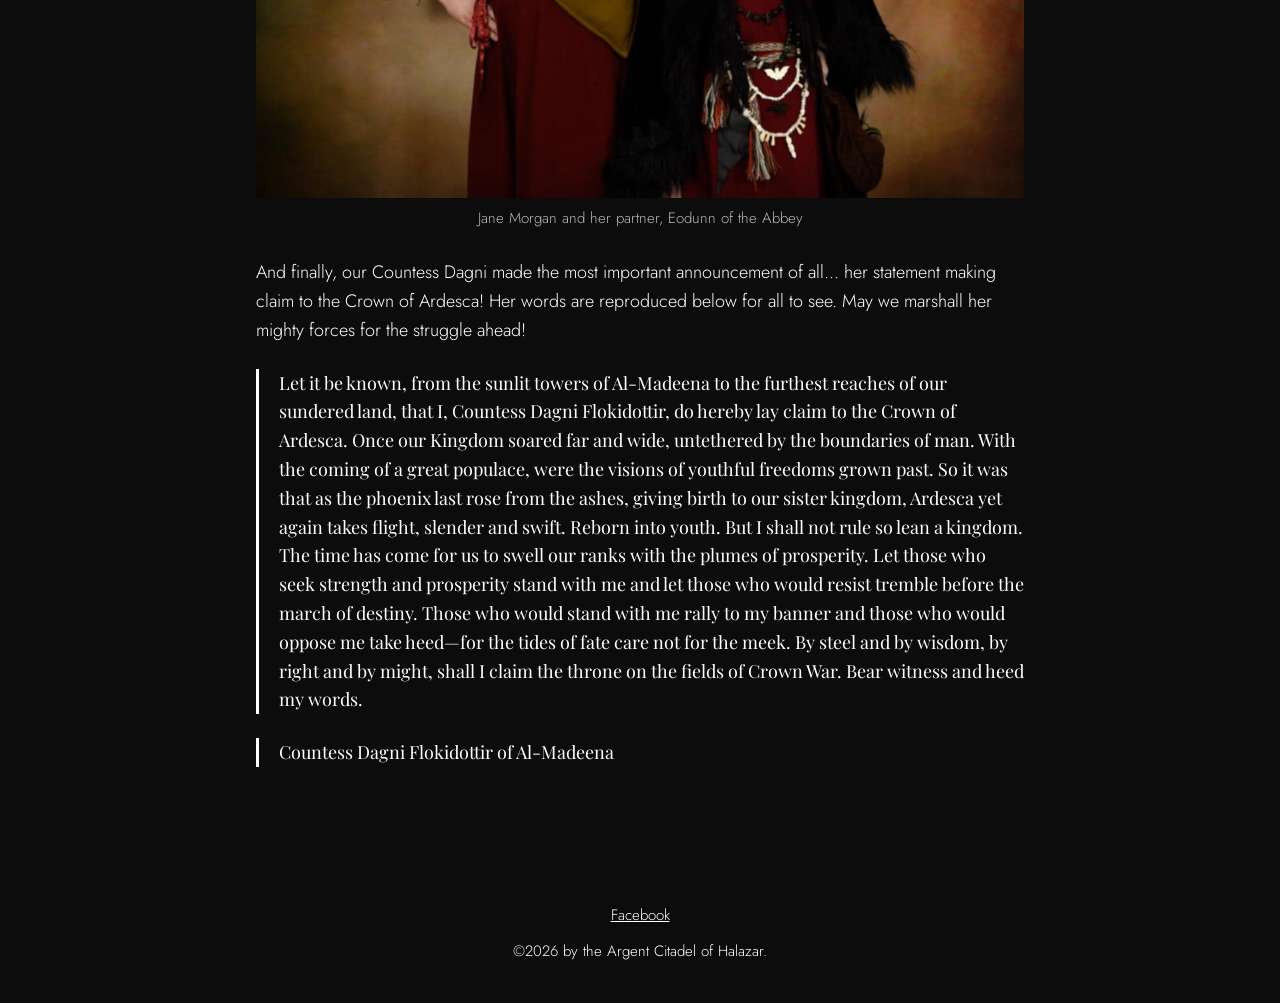
<file: public/posts/event-report-al-madeena-hafla-2025.html>
<!doctype html>
<html lang="en">
<head>
<meta charset="utf-8">
<meta name="viewport" content="width=device-width, initial-scale=1">
<title>Event Report: Al-Madeena Hafla 2025 | Argent Citadel of Halazar</title>
<link rel="icon" href="../favicon.ico" sizes="48x48">
<link rel="icon" href="../icon-512.png" type="image/png" sizes="512x512">
<link rel="apple-touch-icon" href="../apple-touch-icon.png">
<link rel="preconnect" href="https://fonts.googleapis.com">
<link rel="preconnect" href="https://fonts.gstatic.com" crossorigin>
<link href="https://fonts.googleapis.com/css2?family=Jost:wght@300;400&family=Playfair+Display:wght@400;700&display=swap" rel="stylesheet">
<link rel="stylesheet" href="../css/style.css">
</head>
<body>
<a class="skip" href="#main">Skip to main content</a>
<header class="site-header">
<a class="brand" href="../index.html">ARGENT CITADEL OF HALAZAR</a>
<nav class="site-nav" aria-label="Site"><ul><li><a href="../index.html">Home</a></li><li><a href="../gallery.html">Photo Gallery</a></li><li><a href="../event-calendar.html">Event Calendar</a></li><li><a href="../activities.html">Activities</a></li><li><a href="../branches.html">Branches</a></li><li><a href="../contact-us.html">Contact Us</a></li><li><a href="../blog.html" aria-current="page">Blog</a></li></ul></nav>
</header>
<main id="main">
<article class="blog post">
<p class="back"><a href="../blog.html">← All Posts</a></p>
<h1>Event Report: Al-Madeena Hafla 2025</h1>
<div class="post-meta">caliphalmadeena · Apr 20, 2025 · 2 min read · Event Archives</div>
<p>Every year, as the warmth of Spring spreads upon the land and begins its final assault on the dark forces of winter, and life springs forth again, the populace of Al-Madeena gathers for a day of revelry. This year, as always, our people celebrated the  wellspring of new life.  We danced.  Our children hunted for eggs to  bestow mighty powers upon their chosen warriors before battle began. Well crafted, handmade items were auctioned to overflow the coffers of our County, and desserts were dashed after.</p>
<h2>King of the Eggheads Tournament</h2>
<p>Many warriors gathered in the woods to allow new life to spring forth, cracking eggs affixed their worthy opponents&#x27; helms.  Many bravely fought, but alas, at the end only Master Squire Therin and Sir Bromis stood with unbroken shells upon their heads. And Therin emerged victorious. All Hail Therin, King of the Eggheads!</p>
<figure><img src="../images/blog/therin.jpg" alt="Squire Therin, winner of the Egghead Tournament"><figcaption>Squire Therin, winner of the Egghead Tournament</figcaption></figure>
<h2>Awards</h2>
<p>Our Countess, in her infintie wisdom, bestowed upon Sir Derek, Knight of the Pheonix, and her &quot;big little brother&quot;, an honor recognizing his efforts and support in running events and practices. Let be known that the noble knight has added the Silver Crescent to his treasure trove of accolades.</p>
<figure><img src="../images/blog/derek-tayissa.jpg" alt="Sir Derek, and his wife Tayissa, Dean of Tanwir"><figcaption>Sir Derek, and his wife Tayissa, Dean of Tanwir</figcaption></figure>
<p>Also in her wisdom, and with the support of King Richard and Queen Consort Starr, our Countess bestowed upon a relative newcomer to our lands, an award of the Tyros Lumen. Though she has not walked long among us, in that short time, she has proven herself a steadfast supporter of the County&#x27;s endeavors, always available to help ensure that events run smoothly, and is an absoluute joy to be around. Let it me known that Jane Morgan has been so honored!</p>
<figure><img src="../images/blog/jane-eodunn.jpg" alt="Jane Morgan and her partner, Eodunn of the Abbey"><figcaption>Jane Morgan and her partner, Eodunn of the Abbey</figcaption></figure>
<p>And finally, our Countess Dagni made the most important announcement of all... her statement making claim to the Crown of Ardesca!  Her words are reproduced below for all to see. May we marshall her mighty forces for the struggle ahead!</p>
<blockquote>Let it be known, from the sunlit towers of Al-Madeena to the furthest reaches of our sundered land, that I, Countess Dagni Flokidottir, do hereby lay claim to the Crown of Ardesca. Once our Kingdom soared far and wide, untethered by the boundaries of man. With the coming of a great populace, were the visions of youthful freedoms grown past. So it was that as the phoenix last rose from the ashes, giving birth to our sister kingdom, Ardesca yet again takes flight, slender and swift. Reborn into youth. But I shall not rule so lean a kingdom. The time has come for us to swell our ranks with the plumes of prosperity. Let those who seek strength and prosperity stand with me and let those who would resist tremble before the march of destiny. Those who would stand with me rally to my banner and those who would oppose me take heed—for the tides of fate care not for the meek. By steel and by wisdom, by right and by might, shall I claim the throne on the fields of Crown War. Bear witness and heed my words.</blockquote>
<blockquote>Countess Dagni Flokidottir of Al-Madeena</blockquote>
</article>
</main>
<footer class="site-footer">
<a href="https://www.facebook.com/groups/984087021313517">Facebook</a>
<div>©2026 by the Argent Citadel of Halazar.</div>
</footer>
</body>
</html>
</file>
<file: public/css/style.css>
:root {
  --black: #0d0c0c;
  --white: #fff;
  --grey: #777575;
  --cell: #dedede;
  --line: #b5ae9f;
  --serif: "Playfair Display", Georgia, serif;
  --sans: "Jost", "Century Gothic", Futura, sans-serif;
}

* { box-sizing: border-box; }

html { scroll-behavior: smooth; }

body {
  margin: 0;
  min-height: 100vh;
  display: flex;
  flex-direction: column;
  background: var(--black);
  color: var(--white);
  font: 300 20px/1.6 var(--sans);
}

main { flex: 1; }

img { max-width: 100%; height: auto; display: block; }

a { color: inherit; }

h1, h2, h3 { font-family: var(--serif); font-weight: 400; line-height: 1.2; }

.skip {
  position: absolute;
  left: -999px;
}

.skip:focus {
  left: 16px;
  top: 16px;
  z-index: 10;
  padding: 8px 12px;
  background: var(--white);
  color: var(--black);
}

/* Header */

.site-header {
  position: sticky;
  top: 0;
  z-index: 5;
  display: flex;
  flex-wrap: wrap;
  align-items: center;
  justify-content: space-between;
  gap: 8px 32px;
  padding: 20px 28px;
  background: var(--black);
}

.brand {
  font: 400 22px/1.2 var(--serif);
  text-decoration: none;
  white-space: nowrap;
}

.site-nav ul {
  display: flex;
  flex-wrap: wrap;
  gap: 4px 28px;
  margin: 0;
  padding: 0;
  list-style: none;
}

.site-nav a {
  font-size: 15px;
  font-weight: 400;
  text-decoration: none;
}

.site-nav a:hover { text-decoration: underline; }

.site-nav a[aria-current="page"] { color: #b9b7b7; }

/* Footer */

.site-footer {
  padding: 40px 16px;
  text-align: center;
  font-size: 15px;
}

.site-footer a { display: inline-block; margin-bottom: 12px; }

/* Home */

.hero {
  display: grid;
  grid-template-columns: 1fr 1fr;
  min-height: 720px;
}

.hero-art {
  display: grid;
  place-items: center;
  padding: 32px;
  background: var(--white);
}

.hero-art img { filter: brightness(1.05); }

.hero-panel {
  display: flex;
  flex-direction: column;
  justify-content: center;
  align-items: center;
  gap: 8px;
  padding: 48px 32px;
  background: var(--grey);
  text-align: center;
}

.hero-panel h1 {
  margin: 0 0 24px;
  font-size: clamp(40px, 5vw, 59px);
}

.hero-panel .small { font-size: 16px; font-family: var(--serif); }

.hero-panel p { margin: 6px 0; }

.hero-panel .about { margin-top: 32px; max-width: 26em; }

.band {
  padding: 72px 16px;
  text-align: center;
}

.band h2 { margin: 0 0 24px; font-size: clamp(30px, 4vw, 40px); }

.band p { max-width: 40em; margin: 0 auto 16px; font-size: 16px; }

.band .person { font-size: 18px; margin-bottom: 0; }

.strip {
  display: grid;
  grid-template-columns: repeat(3, 1fr);
}

.strip img { width: 100%; height: 420px; object-fit: cover; }

/* Text pages */

.page {
  max-width: 800px;
  margin: 0 auto;
  padding: 56px 16px 72px;
  text-align: center;
}

.page h1 { margin: 0 0 8px; font-size: clamp(32px, 4vw, 40px); }

.page h2 { margin: 0 0 24px; font-size: clamp(30px, 4vw, 40px); }

/* Branches */

.branches {
  max-width: 1040px;
  margin: 0 auto;
  padding: 56px 16px 72px;
  text-align: center;
}

.branches h1 { margin: 0 0 8px; font-size: clamp(32px, 4vw, 40px); }

.branch-grid {
  display: grid;
  grid-template-columns: repeat(4, 1fr);
  gap: 24px;
  margin: 40px 0 0;
  padding: 0;
  list-style: none;
}

.branch-grid a {
  display: block;
  font-size: 18px;
  text-decoration: none;
}

.branch-grid a:hover { text-decoration: underline; }

.branch-icon {
  display: grid;
  place-items: center;
  height: 260px;
  margin-bottom: 12px;
  padding: 16px;
  background: var(--white);
}

.branch-icon img { width: 100%; height: 228px; object-fit: contain; }

/* Gallery */

.gallery {
  max-width: 1200px;
  margin: 0 auto;
  padding: 24px 16px 56px;
}

.gallery-stage {
  position: relative;
  height: min(70vh, 680px);
  background: #000;
}

.gallery-stage img { width: 100%; height: 100%; object-fit: contain; }

.gallery-stage button {
  position: absolute;
  top: 50%;
  transform: translateY(-50%);
  width: 48px;
  height: 64px;
  border: 0;
  background: rgba(0, 0, 0, .55);
  color: var(--white);
  font-size: 28px;
  cursor: pointer;
}

.gallery-prev { left: 0; }

.gallery-next { right: 0; }

.gallery-thumbs {
  display: flex;
  gap: 6px;
  margin-top: 8px;
  padding-bottom: 8px;
  overflow-x: auto;
}

.gallery-thumbs button {
  flex: 0 0 110px;
  height: 76px;
  padding: 0;
  border: 2px solid transparent;
  background: none;
  cursor: pointer;
}

.gallery-thumbs button[aria-current="true"] { border-color: var(--white); }

.gallery-thumbs img { width: 100%; height: 100%; object-fit: cover; }

/* Calendar */

.calendar {
  max-width: 640px;
  margin: 40px auto 0;
  padding-bottom: 16px;
  background: var(--white);
  color: var(--black);
  font: 400 14px/1.3 "Segoe UI", Arial, sans-serif;
  text-align: left;
}

.calendar-head {
  display: flex;
  align-items: center;
  gap: 10px;
  padding: 14px;
  background: var(--cell);
  border-bottom: 1px solid var(--line);
}

.calendar-head h2 {
  flex: 1;
  margin: 0;
  font: 500 17px/1.3 "Segoe UI", Arial, sans-serif;
}

.calendar-head button {
  padding: 4px 10px;
  border: 1px solid var(--line);
  background: var(--white);
  font: inherit;
  cursor: pointer;
}

.calendar-grid {
  display: grid;
  grid-template-columns: repeat(7, minmax(0, 1fr));
  margin: 0 12px;
}

.calendar-day-name {
  padding: 10px 0;
  font-weight: 600;
  text-align: center;
}

.calendar-cell {
  min-height: 76px;
  padding: 5px 6px;
  margin: 0 -1px -1px 0;
  border: 1px solid var(--line);
  background: var(--cell);
  overflow-wrap: anywhere;
}

.calendar-cell.outside { color: #a09e9e; }

.calendar-cell.today .num {
  padding: 0 3px;
  border: 1px solid var(--black);
  border-radius: 4px;
}

.calendar-event {
  display: block;
  width: 100%;
  margin-top: 4px;
  padding: 2px 4px;
  border: 0;
  background: var(--black);
  color: var(--white);
  font: inherit;
  font-size: 12px;
  text-align: left;
  cursor: pointer;
}

.event-dialog {
  width: min(480px, calc(100vw - 32px));
  padding: 24px;
  border: 0;
  background: var(--white);
  color: var(--black);
  font: 400 16px/1.5 "Segoe UI", Arial, sans-serif;
}

.event-dialog::backdrop { background: rgba(0, 0, 0, .6); }

.event-dialog h2 { margin: 0 0 8px; font-size: 24px; }

.event-dialog p { margin: 0 0 10px; white-space: pre-line; }

.event-dialog button {
  margin-top: 8px;
  padding: 6px 14px;
  border: 1px solid var(--line);
  background: var(--cell);
  font: inherit;
  cursor: pointer;
}

/* Calendar admin */

.admin {
  width: 100%;
  max-width: 720px;
  margin: 0 auto;
  padding: 40px 16px 72px;
  font-size: 17px;
}

.admin h1 { margin: 0 0 16px; font-size: 34px; }

.admin h2 { margin: 32px 0 12px; font-size: 26px; }

.admin-top {
  display: flex;
  align-items: center;
  justify-content: space-between;
  gap: 16px;
}

.admin-form { display: grid; gap: 14px; }

.admin-form label { display: grid; gap: 4px; }

.admin-form input:disabled { opacity: .5; }

.admin-form input:not([type="checkbox"]), .admin-form textarea {
  width: 100%;
  padding: 8px;
  border: 1px solid var(--line);
  background: var(--white);
  color: var(--black);
  font: 400 16px/1.4 "Segoe UI", Arial, sans-serif;
  color-scheme: light;
}

.admin-form .admin-check { display: flex; align-items: center; gap: 8px; }

.admin-row {
  display: grid;
  grid-template-columns: 1fr 1fr;
  gap: 14px;
}

.admin-actions { display: flex; gap: 10px; }

.admin button {
  padding: 8px 16px;
  border: 1px solid var(--white);
  background: none;
  color: var(--white);
  font: 400 16px/1.3 var(--sans);
  cursor: pointer;
}

.admin button:hover { background: var(--white); color: var(--black); }

.admin-form p { min-height: 1.5em; margin: 0; }

.admin-list { margin: 0; padding: 0; list-style: none; }

.admin-list li {
  display: flex;
  align-items: center;
  gap: 10px;
  padding: 12px 0;
  border-top: 1px solid #3a3838;
}

.admin-list li > div { flex: 1; min-width: 0; overflow-wrap: anywhere; }

/* Blog */

.blog {
  max-width: 800px;
  margin: 0 auto;
  padding: 40px 16px 72px;
}

.blog-cats {
  display: flex;
  flex-wrap: wrap;
  gap: 6px 24px;
  margin: 0 0 32px;
  padding: 0;
  list-style: none;
  font-size: 16px;
}

.blog-cats a { text-decoration: none; }

.blog-cats a:hover, .blog-cats a[aria-current="true"] { text-decoration: underline; }

.post-card {
  display: grid;
  grid-template-columns: 240px 1fr;
  gap: 24px;
  padding: 24px 0;
  border-top: 1px solid #3a3838;
}

.post-card.no-image { grid-template-columns: 1fr; }

.post-card img { width: 100%; height: 200px; object-fit: cover; }

.post-card h2 { margin: 0 0 8px; font-size: 26px; }

.post-card h2 a { text-decoration: none; }

.post-card h2 a:hover { text-decoration: underline; }

.post-card p { margin: 0 0 10px; font-size: 17px; }

.post-meta { font-size: 15px; color: #b9b7b7; }

.post { font-size: 18px; }

.post h1 { margin: 16px 0 8px; font-size: clamp(30px, 4vw, 40px); }

.post h2 { margin: 36px 0 12px; font-size: 26px; }

.post figure { margin: 28px 0; }

.post figcaption { margin-top: 8px; font-size: 15px; color: #b9b7b7; text-align: center; }

.post figure img { margin: 0 auto; }

.post blockquote {
  margin: 24px 0;
  padding-left: 20px;
  border-left: 3px solid var(--white);
  font-family: var(--serif);
  font-size: 18px;
}

.back { font-size: 16px; }

@media (max-width: 760px) {
  body { font-size: 18px; }

  .site-header { padding: 14px 16px; }

  .hero { grid-template-columns: 1fr; min-height: 0; }

  .hero-art img { max-width: 300px; }

  .strip { grid-template-columns: 1fr; }

  .strip img { height: 240px; }

  .post-card { grid-template-columns: 1fr; }

  .admin-row { grid-template-columns: 1fr; }

  .branch-grid { grid-template-columns: repeat(2, 1fr); gap: 16px; }

  .branch-icon { height: 180px; padding: 10px; }

  .branch-icon img { height: 160px; }

  .calendar-cell { min-height: 60px; padding: 3px; }
}
</file>
